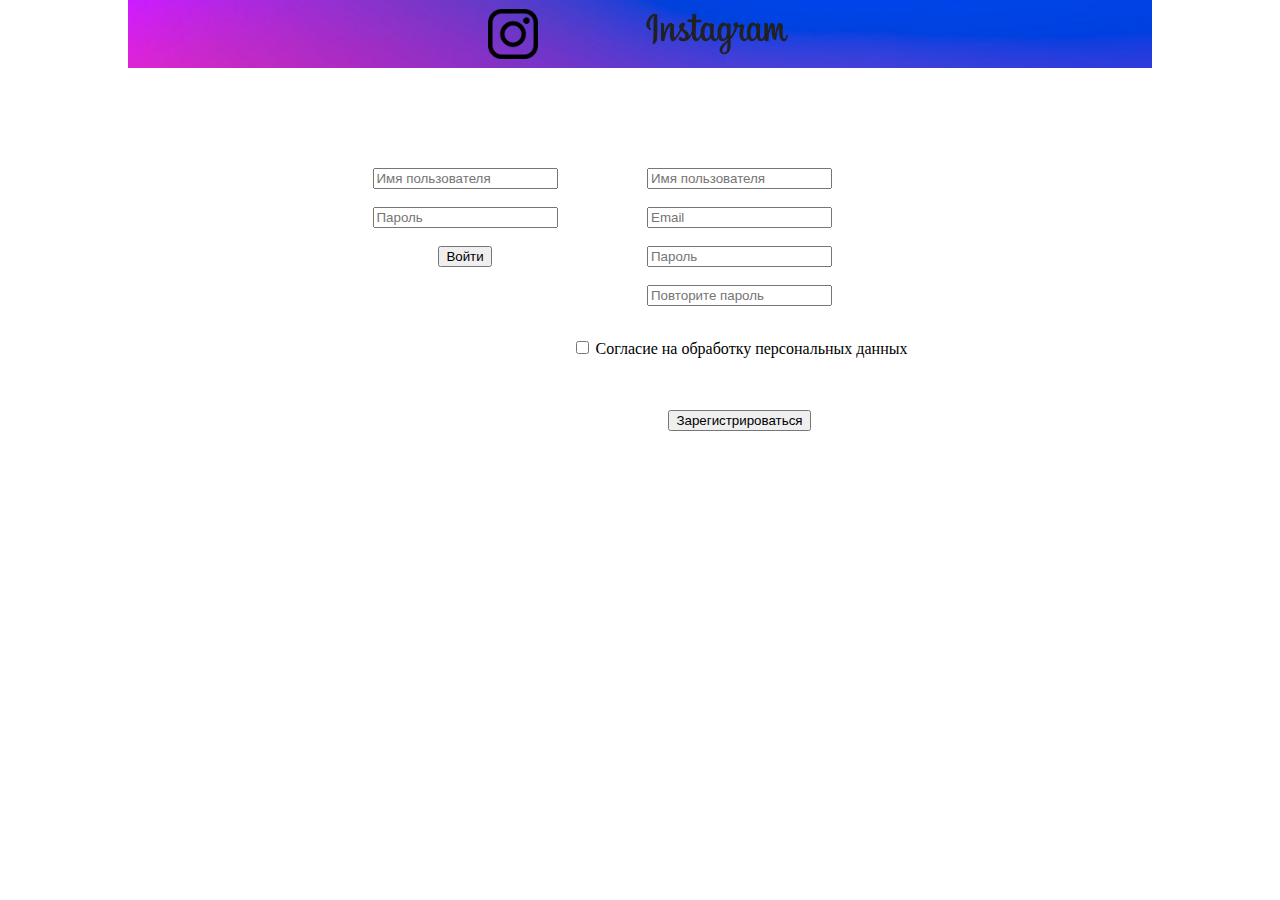
<file: 5/index.html>
<!DOCTYPE html>
<html lang="ru">
<head>
	<meta charset="UTF-8">
	<title>Instagram</title>
	<style>
		body{
			margin: 0;
			width: 80%;
		}
		body{
			margin-left: 10%;

		}
		.grad{
			background-image: url(img/gradient.jpg);
			background-size: cover;
			padding: 5px 0 5px 0;
		}
	</style>
</head>
<body>
	<header style="text-align: center;">
		<div class="grad">
			<a href="index.html"><img src="img/logo.png" alt="" width="50px"></a>
			<a href="index.html"><img src="img/logo_name.png" alt="" width="150px" style="margin-left: 100px;"></a>
		</div>
	</header>
	<div style="text-align: center;">
		<div class="enter" style="text-align: center; margin-top: 100px; display: inline-block;  vertical-align: top; margin-right: 5px;">
			<form action="feed.html">
				<input type="text" name="login" placeholder="Имя пользователя" required>
				<br>
				<br>
				<input type="text" name="password" placeholder="Пароль" required>
				<br>
				<br>
				<button>Войти</button>
			</form>
		</div>
		<div class="registration" style="text-align: center; margin-top: 100px; display: inline-block;margin-left: 5px;">
			<form action="feed.html">
				<input type="text" name="login" placeholder="Имя пользователя" required>
				<br>
				<br>
				<input type="text" name="email" placeholder="Email" required>
				<br>
				<br>
				<input type="text" name="password" placeholder="Пароль" required>
				<br>
				<br>
				<input type="text" name="password_check" placeholder="Повторите пароль" required>
				<br>
				<br>
				<div>
					<input type="checkbox" required>
					<p style="display: inline-block;">Согласие на обработку персональных данных</p>
				</div>
				<br>
				<br>
				<Button>Зарегистрироваться</Button>
			</form>
		</div>
	</div>
</body>
</html>
</file>
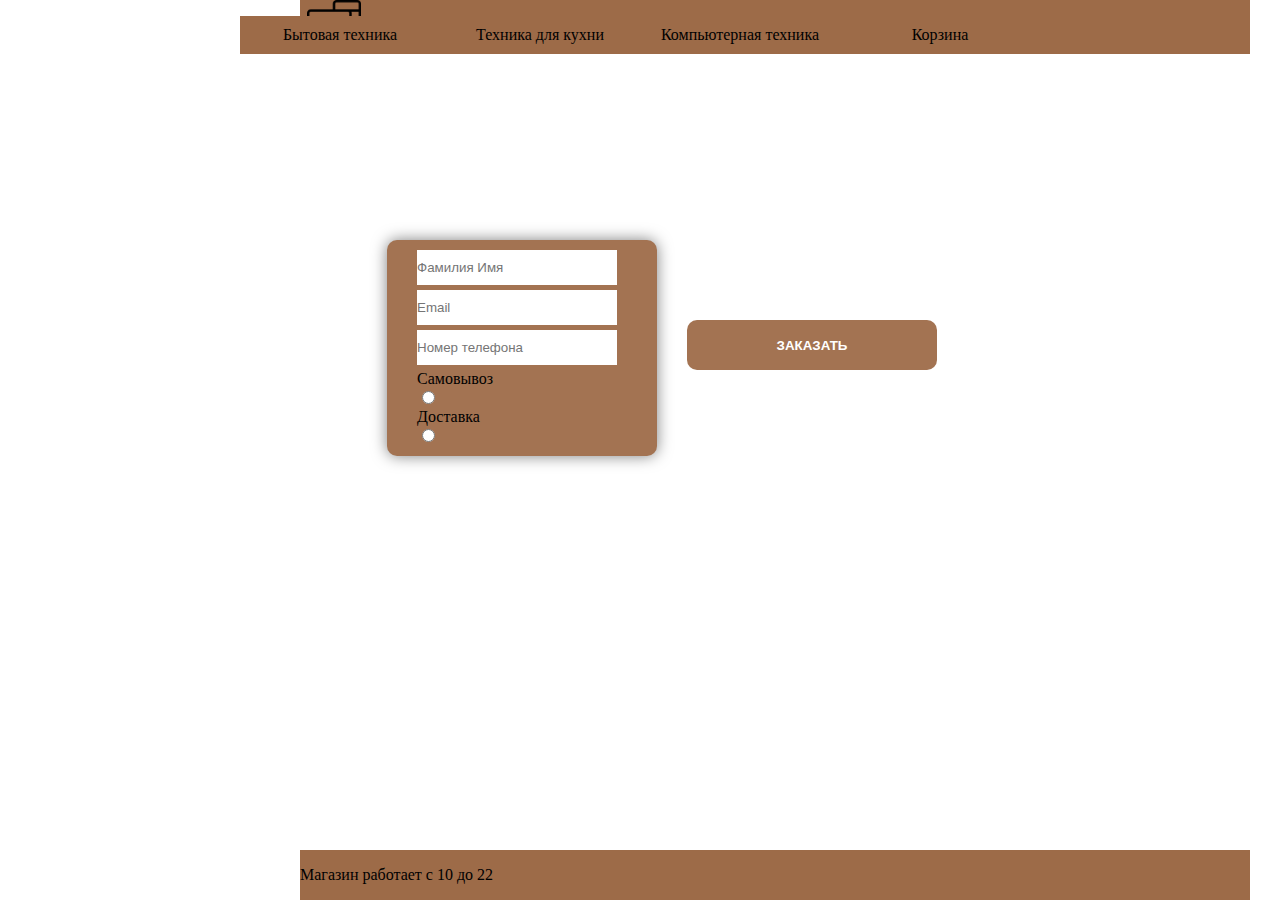
<file: 8/index.html>
<!DOCTYPE html>
<html lang="ru">
<head>
	<meta charset="UTF-8">
	<link rel="stylesheet" href="css/style.css">
	<title>Store</title>
</head>
<body>
	<header>
		<a href="#"><img src="img/icon.png" alt=""></a>
	</header>

	<div class="menu">
		<ul class="menu-list">
			<li>
				<a href="" class="menu-link">Бытовая техника</a>
				<ul class="sub-menu-list">
					<li>
						<a href="" class="sub-menu-link">Стиральные машины</a>
					</li>
					<li>
						<a href="" class="sub-menu-link">Пылесосы</a>
					</li>
					<li>
						<a href="" class="sub-menu-link">Швейные машины</a>
					</li>
					<li>
						<a href="" class="sub-menu-link">Утюги</a>
					</li>
					<li>
						<a href="" class="sub-menu-link">Электровеники</a>
					</li>
					<li>
						<a href="" class="sub-menu-link">Сушилки для обуви</a>
					</li>
				</ul>
			</li>
			<li>
				<a href="" class="menu-link">Техника для кухни</a>
				<ul class="sub-menu-list">
					<li>
						<a href="" class="sub-menu-link">Холодильники</a>
					</li>
					<li>
						<a href="" class="sub-menu-link">Кухонные плиты</a>
					</li>
					<li>
						<a href="" class="sub-menu-link">Морозильники</a>
					</li>
					<li>
						<a href="" class="sub-menu-link">Настольные плиты</a>
					</li>
					<li>
						<a href="" class="sub-menu-link">Ростеры</a>
					</li>
					<li>
						<a href="" class="sub-menu-link">Вытяжки</a>
					</li>
					<li>
						<a href="" class="sub-menu-link">Микроволновые печи</a>
					</li>
				</ul>
			</li>
			<li>
				<a href="" class="menu-link">Компьютерная техника</a>
				<ul class="sub-menu-list">
					<li>
						<a href="" class="sub-menu-link">Ноутбуки</a>
					</li>
					<li>
						<a href="" class="sub-menu-link">Планшеты</a>
					</li>
					<li>
						<a href="" class="sub-menu-link">Компьютеры</a>
					</li>
					<li>
						<a href="" class="sub-menu-link">Игровые приставки</a>
					</li>
					<li>
						<a href="" class="sub-menu-link">Серверное оборудование</a>
					</li>
				</ul>
			</li>
			<li>
				<a href="" class="menu-link">Корзина</a>
			</li>	
		</ul>
		
	</div>

	<div class="order">
		<form action="#" class="order-form">
			<input type="text" placeholder="Фамилия Имя" class="inpt">
			<input class="inpt" type="text" placeholder="Email">
			<input class="inpt" type="text" placeholder="Номер телефона">
			<div class="delivery">
				<label for="sam">Самовывоз</label>
				<input type="radio" name="del" value="sam" id="sm" class="del-check">
				<div class="map">
					<iframe src="https://www.google.com/maps/embed?pb=!1m18!1m12!1m3!1d2347.738514792434!2d27.63438921567597!3d53.95415213671106!2m3!1f0!2f0!3f0!3m2!1i1024!2i768!4f13.1!3m3!1m2!1s0x46dbcf2d786f5697%3A0x288fcd8eaf5261e1!2z0YPQuy4g0KLQuNC60L7RhtC60L7Qs9C-IDQyLCDQnNC40L3RgdC6!5e0!3m2!1sru!2sby!4v1617727404826!5m2!1sru!2sby" width="400" height="200" style="border:0;" allowfullscreen="" loading="lazy"></iframe>
					<p>Адрес самовывоза: Тикоцкого, 42</p>
				</div>
				<label for="dost">Доставка</label>
			    <input type="radio" name="del" value="dost" class="del-check" id="dst">
				<input type="text" class="del-adr" placeholder="Адрес доставки">	
			</div>
			<button class="to-order">Заказать</button>
		</form>
		
	</div>
	<footer class="info">
		<p class="time">Магазин работает с 10 до 22</p>
		<p class="pos">Тикоцкого, 42</p>
		<a href="tel:+375292440983" class="phone">8 029 244 09 83</a>.
		<p class="skype">korol1422</p>
	</footer>
</body>
</html>
</file>
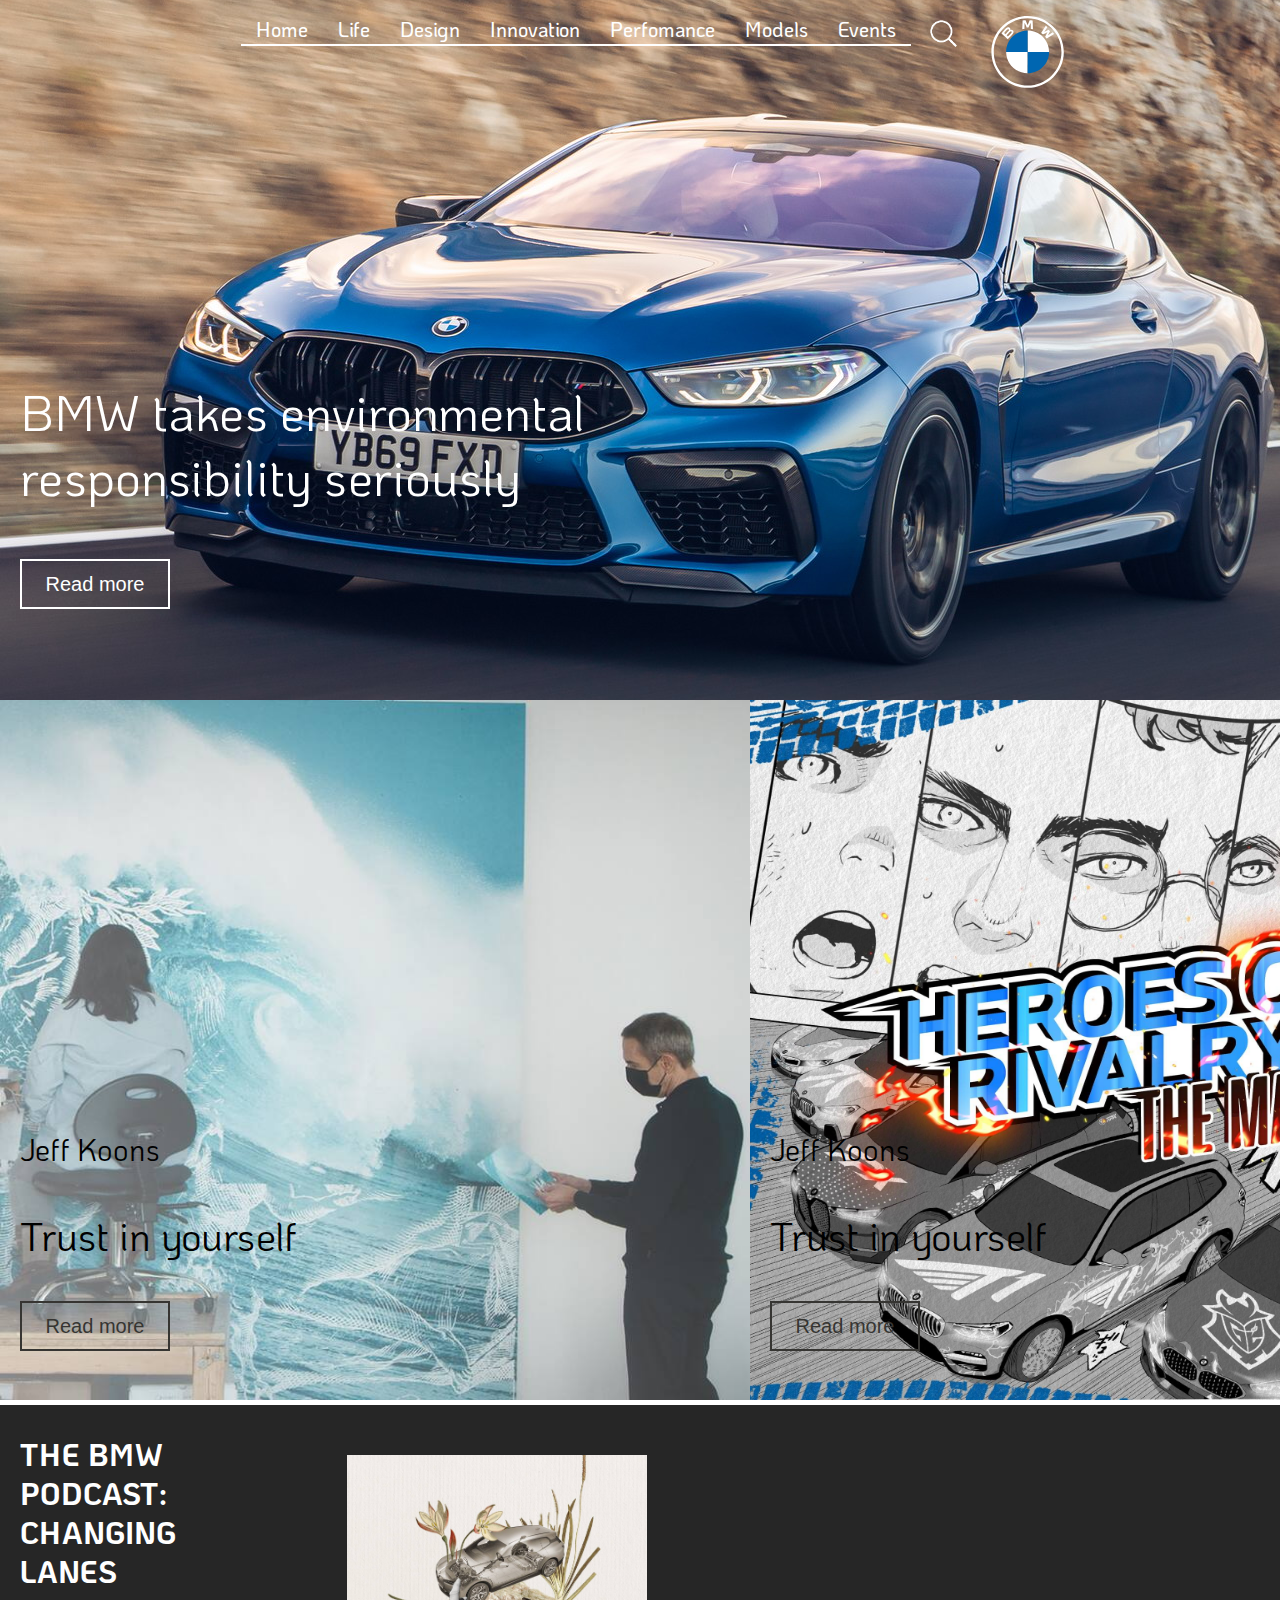
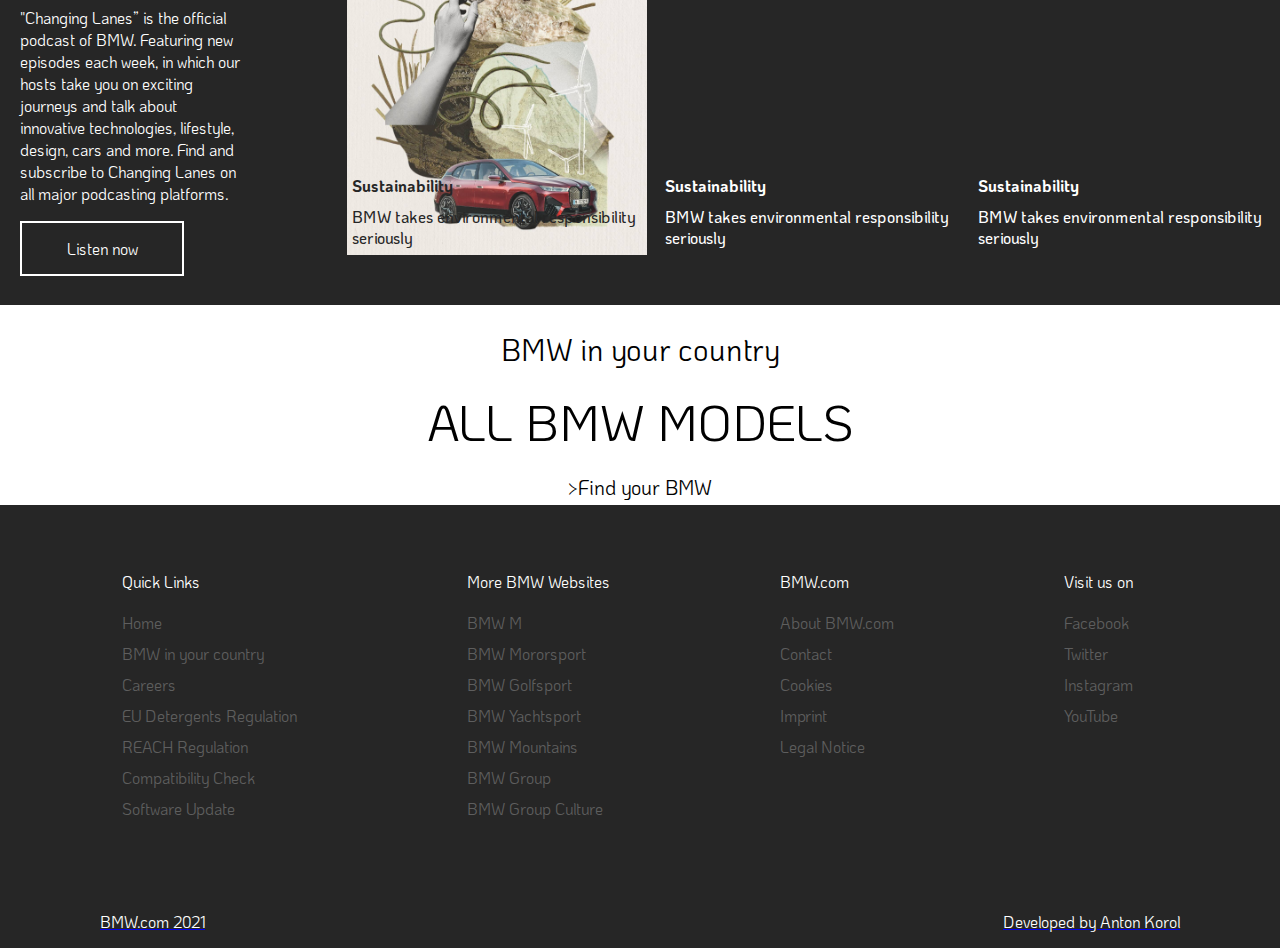
<file: Final Project/index.html>
<!DOCTYPE html>
<html lang="ru">
<head>
	<meta charset="UTF-8">
	<title>BMW.com | The international BMW Websiite</title>
	<link rel="stylesheet" href="css/style.css">
	<link rel="shortcut icon" href="img/logo.svg" type="image/png">
</head>
<body>
	<div class="container">
		<header>
			<nav>
				<ul class="menu">
					<li class="menu__list"><a href="#">Home</a><div class="line"></div></li>
					<li class="menu__list"><a href="#">Life</a><div class="line"></div></li>
					<li class="menu__list"><a href="#">Design</a><div class="line"></div></li>
					<li class="menu__list"><a href="#">Innovation</a><div class="line"></div></li>
					<li class="menu__list"><a href="#">Perfomance</a><div class="line"></div></li>
					<li class="menu__list"><a href="#">Models</a><div class="line"></div></li>
					<li class="menu__list"><a href="#">Events</a><div class="line"></div></li>
					<li class="menu__list"><a href="#"><img class="lupa" src="img/loupe.png" alt=""></a></li>
					<li class="menu__list"><a href="#"><img class="logo__nav" src="img/logo.svg" alt=""></a></li>	
				</ul>
			</nav>
			<div class="preview">
				<p>BMW takes environmental responsibility seriously</p>
				<button class="RM"><p>Read more</p></button>
			</div>
		</header>
		<div class="actual__news">
			<div class="actual__new">
				<img src="img/actualnew.jpg" alt="">
				<div class="ANP">
					<p class="name__ctt">Jeff Koons</p>
					<p class="ctt">Trust in yourself</p>
					<div class="button">
						<button class="RM" ><p>Read more</p></button>
					</div>
				</div>

			</div>
			<div class="actual__new">
				<img src="img/actualnew2.jpg" alt="">
				<div class="ANP">
					<p class="name__ctt">Jeff Koons</p>
					<p class="ctt">Trust in yourself</p>
					<div class="button">
						<button class="RM"><p>Read more</p></button>
					</div>
				</div>
				
			</div>
		</div>
		<div class="podcast">
			<div class="podcast__info">
				<h2 class="info__head">THE BMW PODCAST: CHANGING LANES</h2>
				<p class="info__text">"Changing Lanes” is the official podcast of BMW. Featuring new episodes each week, in which our hosts take you on exciting journeys and talk about innovative technologies, lifestyle, design, cars and more. Find and subscribe to Changing Lanes on all major podcasting platforms.</p>
				<a href="#" class="LN">Listen now</a>
			</div>
			<div class="highlights">
				<div class="story">
					<div class="white">
						
					</div>
					<img src="img/story1.jpg" alt="">
					<div class="story__text">
						<h4>Sustainability</h4>
						<p>BMW takes environmental responsibility seriously</p>	
					</div>
				</div>
				<div class="story">
					<video autoplay muted loop>
						<source src="https://www.bmw.com/video/is/content/BMW/bmwcom/bmw_com/category/innovation/the8aiart/art-00-teaser-high.mp4" type="video/mp4">
					</video>
					<div class="story__text">
						<h4 class="bl">Sustainability</h4>
						<p class="bl">BMW takes environmental responsibility seriously</p>	
					</div>
				</div>
				<div class="story">
					<video autoplay muted loop>
						<source src="https://www.bmw.com/video/is/content/BMW/bmwcom/bmw_com/category/performance/torque/hp-00-teaser-high.mp4" type="video/mp4">
					</video>

					<div class="story__text">
						<h4 class="bl">Sustainability</h4>
						<p class="bl">BMW takes environmental responsibility seriously</p>	
					</div>
				</div>
			</div>
		</div>
		<div class="find__bmw">
			<div class="text__find">
				<p id="one">BMW in your country</p>
				<p id="two">ALL BMW MODELS</p>
				<a href="#">
					<div class="find__url">
						<div class="pt"><p>></p></div>
						<p>Find your BMW</p>
					</div>
				</a>
			</div>
		</div>
		<footer>
			<div class="fc">
				<ul class="fm">
					<li class="fl"><a href="#">Quick Links</li>
					<li class="sl"><a href="#">Home</li>
					<li class="sl"><a href="#">BMW in your country</li>
					<li class="sl"><a href="#">Careers</li>
					<li class="sl"><a href="#">EU Detergents Regulation</li>
					<li class="sl"><a href="#">REACH Regulation</li>
					<li class="sl"><a href="#">Compatibility Check</li>
					<li class="sl"><a href="#">Software Update</li>	
				</ul>
				<ul class="fm">
					<li class="fl"><a href="#">More BMW Websites</li>
					<li class="sl"><a href="#">BMW M</li>
					<li class="sl"><a href="#">BMW Mororsport</li>
					<li class="sl"><a href="#">BMW Golfsport</li>
					<li class="sl"><a href="#">BMW Yachtsport</li>
					<li class="sl"><a href="#">BMW Mountains</li>
					<li class="sl"><a href="#">BMW Group</li>
					<li class="sl"><a href="#">BMW Group Culture</li>	
				</ul>
				<ul class="fm">
					<li class="fl"><a href="#">BMW.com</li>
					<li class="sl"><a href="#">About BMW.com</li>
					<li class="sl"><a href="#">Contact</li>
					<li class="sl"><a href="#">Cookies</li>
					<li class="sl"><a href="#">Imprint</li>
					<li class="sl"><a href="#">Legal Notice</li>
				</ul>
				<ul class="fm">
					<li class="fl"><a href="#">Visit us on</li>
					<li class="sl"><a href="#">Facebook</li>
					<li class="sl"><a href="#">Twitter</li>
					<li class="sl"><a href="#">Instagram</li>
					<li class="sl"><a href="#">YouTube</li>
				</ul>

			</div>
			<div class="by"><p class="b">BMW.com 2021</p><p class="d">Developed by Anton Korol</p></div>
		</footer>
	</div>
</body>
</html>
</file>
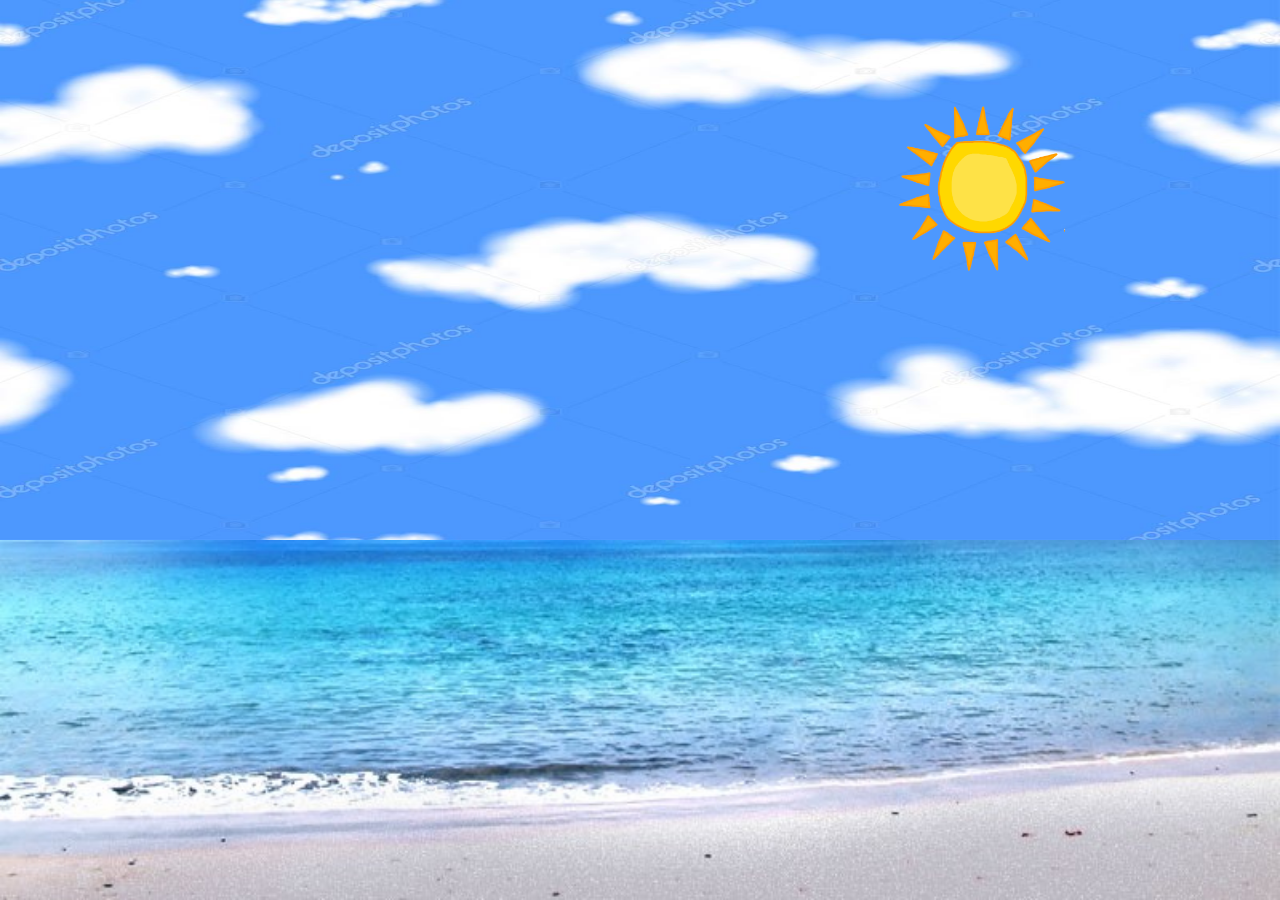
<file: 10/1/index.html>
<!DOCTYPE html>
<html lang="ru">
<head>
	<meta charset="UTF-8">
	<title>Document</title>
	<link rel="stylesheet" href="css/style.css">
</head>
<body>
	<div class="sea">
		<img src="img/sea.jpg" alt="">
	</div>
	<div class="sky">
		<img src="img/sky.jpg" alt="">
	</div>
	<div class="sun">
		<img src="img/sun.png" alt="">
	</div>
</body>
</html>
</file>
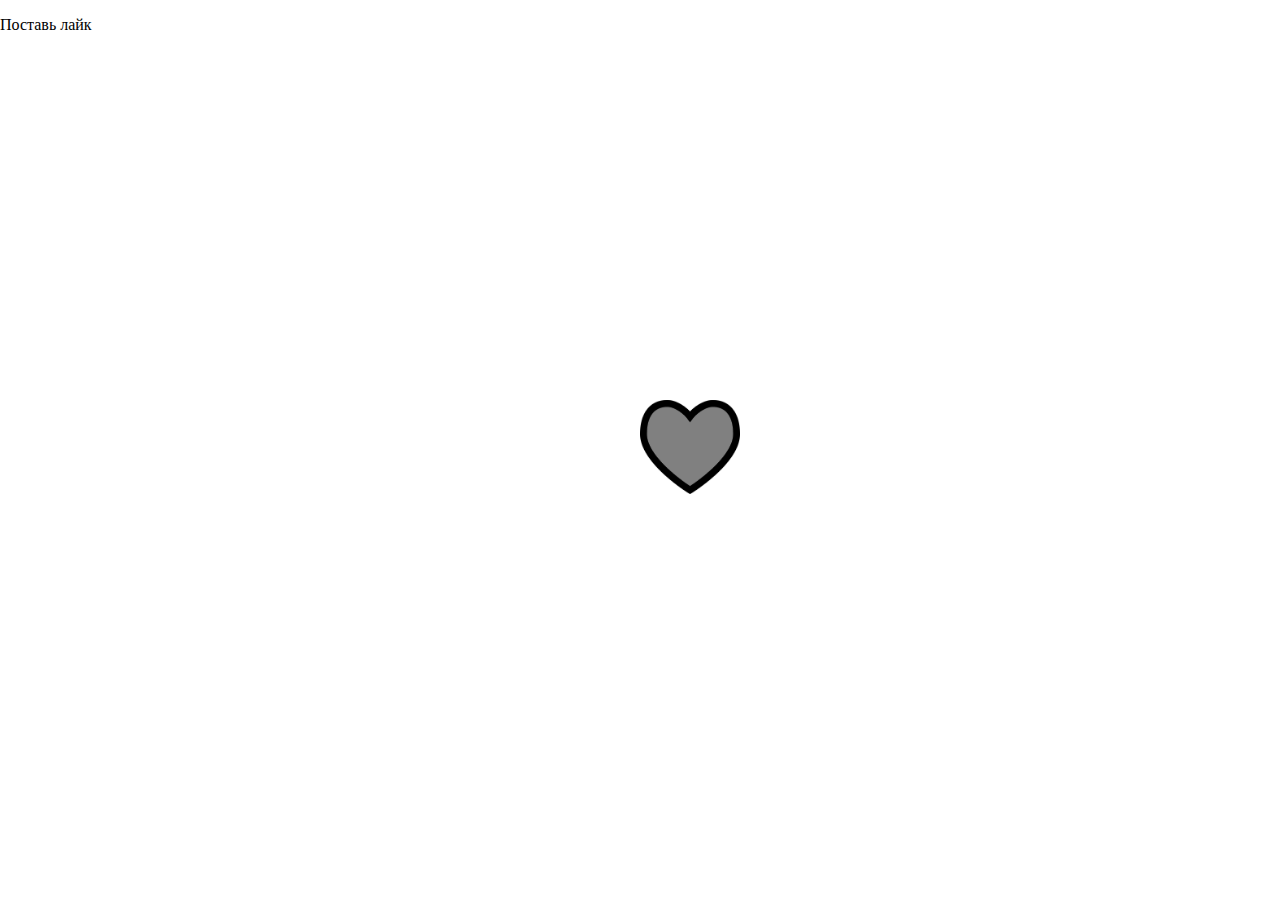
<file: 10/2/index.html>
<!DOCTYPE html>
<html lang="ru">
<head>
	<meta charset="UTF-8">
	<title>Document</title>
	<link rel="stylesheet" href="css/style.css">
</head>
<body>
	<div class="heart">
		<a href="#" tabindex="1"><img src="img/heart.png" alt=""></a>
	</div>
	<div class="give">
		<p>Поставь лайк</p>
	</div>
</body>
</html>
</file>
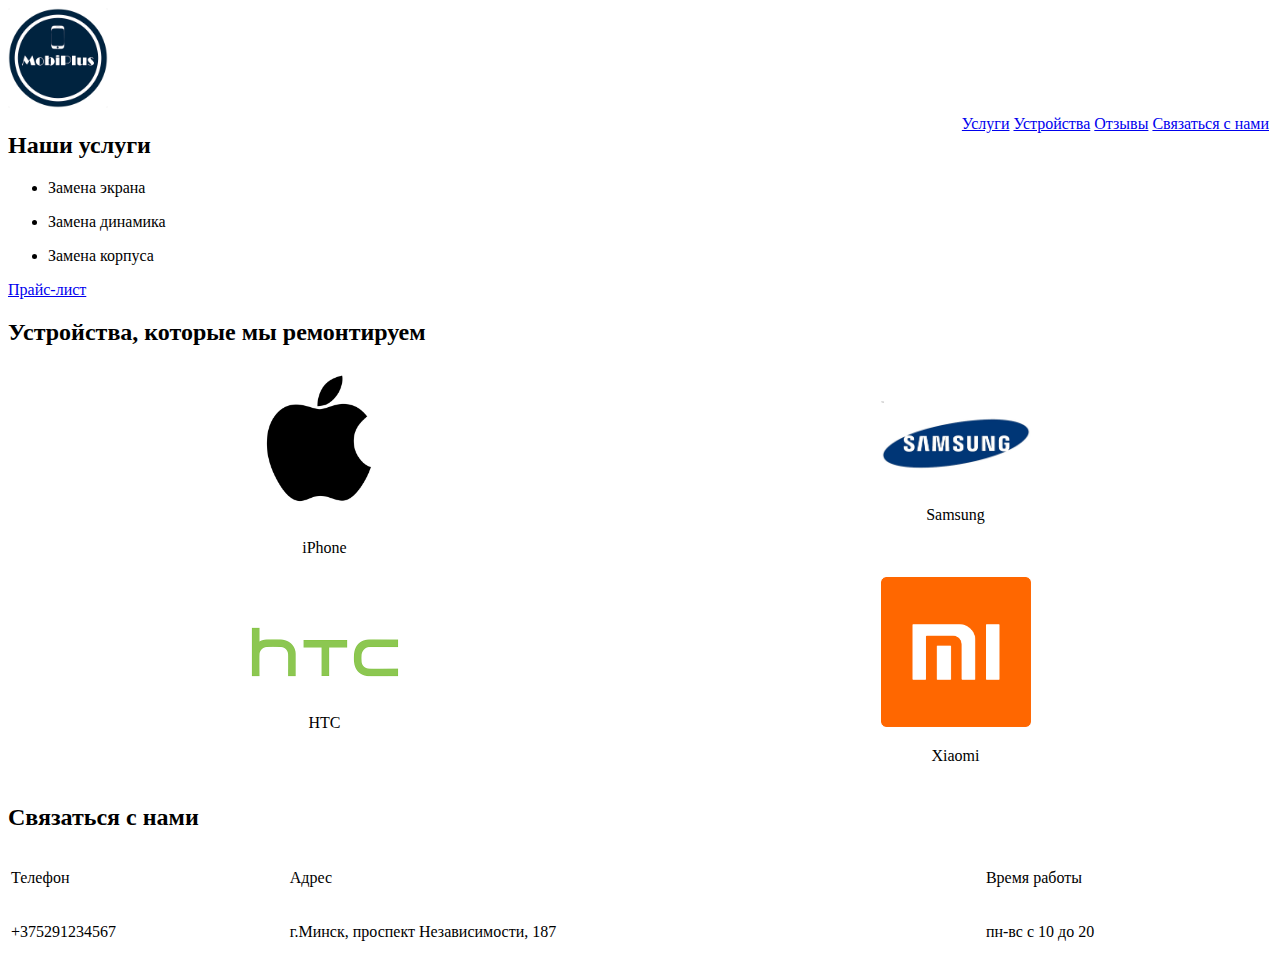
<file: 2/service/index.html>
<!DOCTYPE html>
<html lang="ru">
<head>
	<meta charset="UTF-8">
	<title>MobiPlus</title>
	<link rel="shortcut icon" href="img/name.jpg">
</head>
<body>
	<header>
		<div>
			<a href="index.html"><img src="img/name.jpg" alt="Название бренда" width="100px"></a>
		</div>

		<nav>
			<table align="right">
				<tr>
					<td>
						<a href="#service">Услуги</a>
					</td>
					<td>
						<a href="#devices">Устройства</a>
					</td>
					<td>
						<a href="comments.html">Отзывы</a>
					</td>
					<td>
						<a href="#contacts">Связаться с нами</a>
					</td>
				</tr>
			</table>
		</nav>
	</header>
	

	<div>
		<p><a name="service"></a></p>
		<h2>Наши услуги</h2>
		<ul>
			<li>
				<p>Замена экрана</p>
			</li>
			<li>
				<p>Замена динамика</p>
			</li>
			<li>
				<p>Замена корпуса</p>
			</li>
		</ul>
		<a href="text/table.xlsx">Прайс-лист</a>
	</div>

	<div>
		<p><a name="devices"></a></p>
		<h2>Устройства, которые мы ремонтируем</h2>
		<table width="100%">
			<tr>
				<td>
					<div align="center">
						<img src="img/ipjone.jpg" width="150px">
						<p>iPhone</p>
					</div>
				</td>
				<td>
					<div align="center">
						<img src="img/samsung.jpg" width="150px">
						<p>Samsung</p>
					</div>
				</td>
			</tr>
			<tr>
				<td>
					<div align="center">
						<img src="img/htc.png" width="150px">
						<p>HTC</p>
					</div>
				</td>
				<td>
					<div align="center">
						<img src="img/xiaomi.png" width="150px">
						<p>Xiaomi</p>
					</div>
				</td>
			</tr>
		</table>
	</div>

	<footer>
		<p><a name="contacts"></a></p>
		<h2>Связаться с нами</h2>
		<table align="center" width="100%">
			<tr>
				<td>
					<p>Телефон</p>
				</td>
				<td>
					<p>Адрес</p>
				</td>
				<td>
					<p>Время работы</p>
				</td>
			</tr>
			<tr>
				<td>
					<p>+375291234567</p>
				</td>
				<td>
					<p>г.Минск, проспект Независимости, 187</p>
				</td>
				<td>
					<p>пн-вс с 10 до 20</p>
				</td>
			</tr>
		</table>
	</footer>

</body>
</html>
</file>
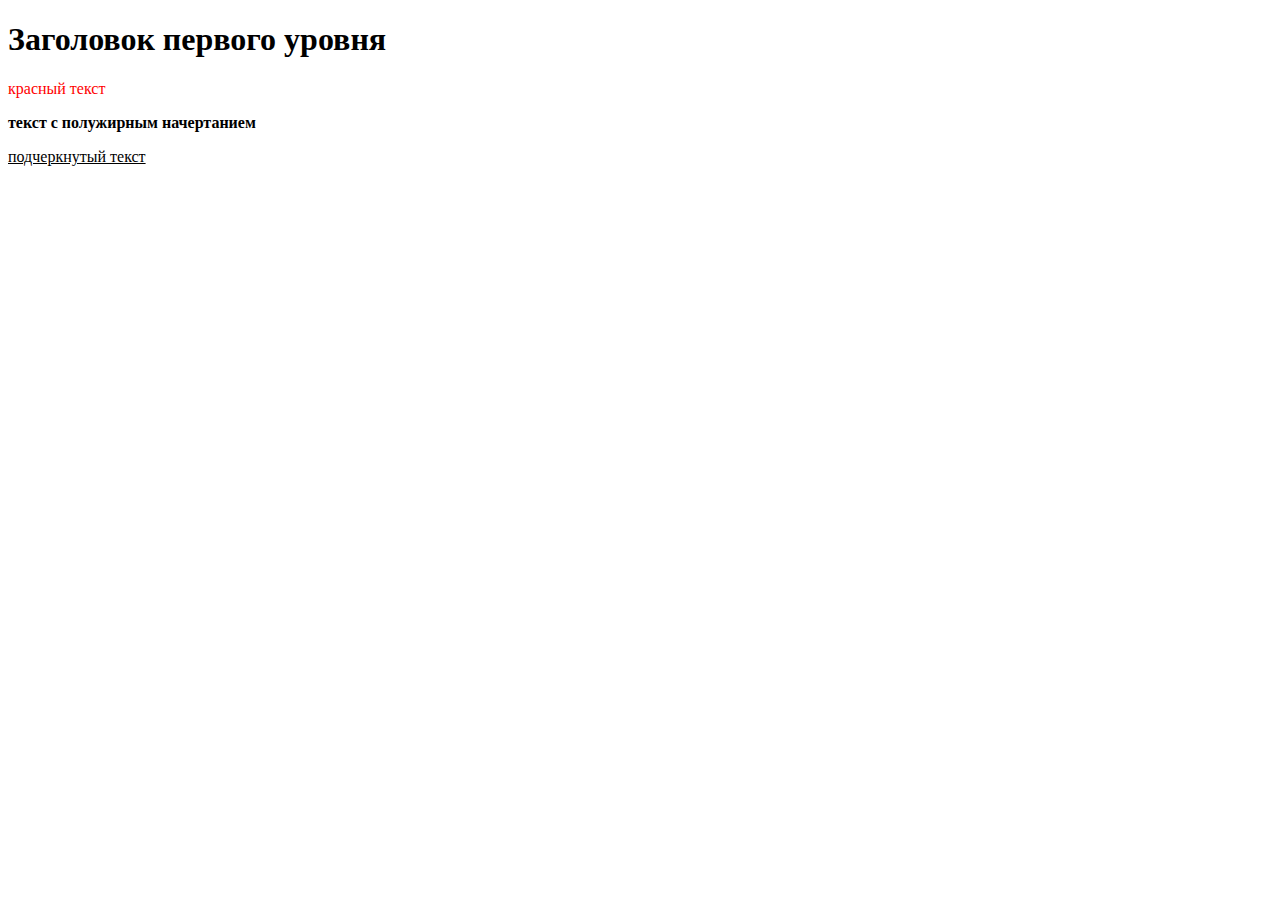
<file: 1/1.html>
<!DOCTYPE html>
<html>
  <body>
    <div>
      <h1>
        Заголовок первого уровня
      </h1>
      <div>
        <p>
          <span style="color:red">красный текст</span>
        </p>
        <p>
          <b>текст с полужирным начертанием</b>
        </p>
        <p>
          <u>подчеркнутый текст</u>
        </p>
      </div>
    </div>
  </body>
</html>
</file>
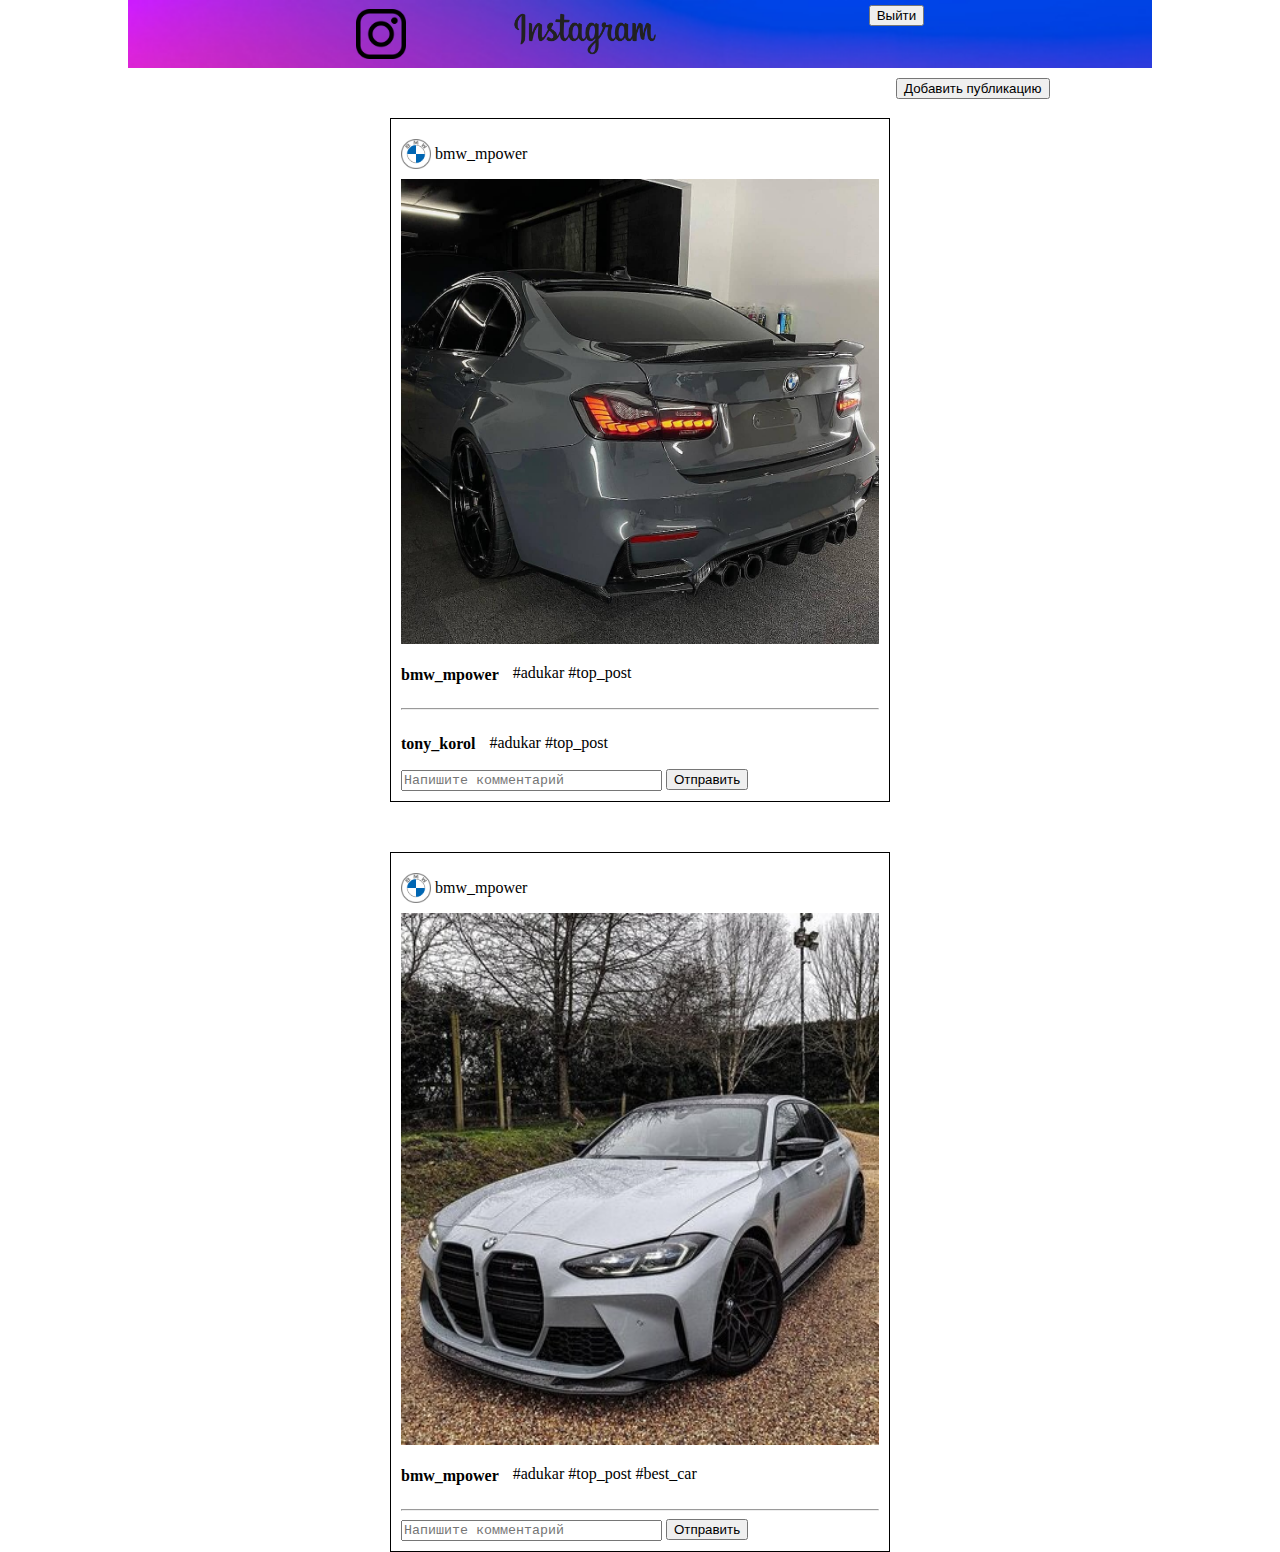
<file: 5/feed.html>
<!DOCTYPE html>
<html lang="ru">
<head>
	<meta charset="UTF-8">
	<title>Instagram Feed</title>
	<style>
		body{
			margin: 0;
			width: 80%;
		}
		body{
			margin-left: 10%;

		}
		.grad{
			background-image: url(img/gradient.jpg);
			background-size: cover;
			padding: 5px 0 5px 0;
		}
		.feed{
			position: absolute;
			text-align: center;
			width: 500px;
			height: 100%;
			display: inline-block;
			left: 50%;
			margin-left: -250px;
			padding-top: 50px;
		}
		.post{
			border: 1px solid #000;
			padding: 10px;
			margin-bottom: 50px;
		}
		.profile{
			text-align: left;
		}
		.description{
			text-align: left;
		}
		.comments{
			text-align: left;
		}
		.add-comment{
			text-align: left;
		}
	</style>
</head>
<body>
	<header style="text-align: center;">
		<div class="grad">
			<a href="index.html"><img src="img/logo.png" alt="" width="50px"></a>
			<a href="index.html"><img src="img/logo_name.png" alt="" width="150px" style="margin-left: 100px;"></a>
			<form action="index.html" style=" display: inline-block; vertical-align: top; padding-left: 20%;">
				<button>Выйти</button>
			</form>
		</div>

	</header>
	<div style="position: absolute; margin-top: 10px; margin-left: 60%;">
		<form action="photo-add.html">
			<button>Добавить публикацию</button>
		</form>
	</div>
	<div class="feed">
		<div class="post">
			<div class="profile">
				<img src="img/1logo.png" alt="" width="30px" style="display: inline-block; vertical-align: middle;">
				<p style="display: inline-block; vertical-align: middle;">bmw_mpower</p>
			</div>
			<div class="photo">
				<img src="img/1.jfif" alt="" width="100%">
			</div>
			<div class="description">
				<p style="display: inline-block; vertical-align: middle; text"><strong>bmw_mpower</strong></p>
				<p style="display: inline-block; margin-left: 10px;">#adukar #top_post</p>
				<hr>
			</div>
			<div class="comments">
				<p style="display: inline-block; vertical-align: middle; text"><strong>tony_korol</strong></p>
				<p style="display: inline-block; margin-left: 10px;">#adukar #top_post</p>
			</div>
			<div class="add-comment">
				<form action="#" >
					<textarea name="comment" id="" cols="30" rows="1" placeholder="Напишите комментарий" style="resize: none; vertical-align: middle;"></textarea>
					<button>Отправить</button>
				</form>
			</div>
		</div>
		<div class="post">
			<div class="profile">
				<img src="img/1logo.png" alt="" width="30px" style="display: inline-block; vertical-align: middle;">
				<p style="display: inline-block; vertical-align: middle;">bmw_mpower</p>
			</div>
			<div class="photo">
				<img src="img/s375.jfif" alt="" width="100%">
			</div>
			<div class="description">
				<p style="display: inline-block; vertical-align: middle; text"><strong>bmw_mpower</strong></p>
				<p style="display: inline-block; margin-left: 10px;">#adukar #top_post #best_car</p>
				<hr>
			</div>
			<div class="comments">
				
			</div>
			<div class="add-comment">
				<form action="#" >
					<textarea name="comment" id="" cols="30" rows="1" placeholder="Напишите комментарий" style="resize: none; vertical-align: middle;"></textarea>
					<button>Отправить</button>
				</form>
			</div>
		</div>
	</div>
	
</body>
</html>
</file>
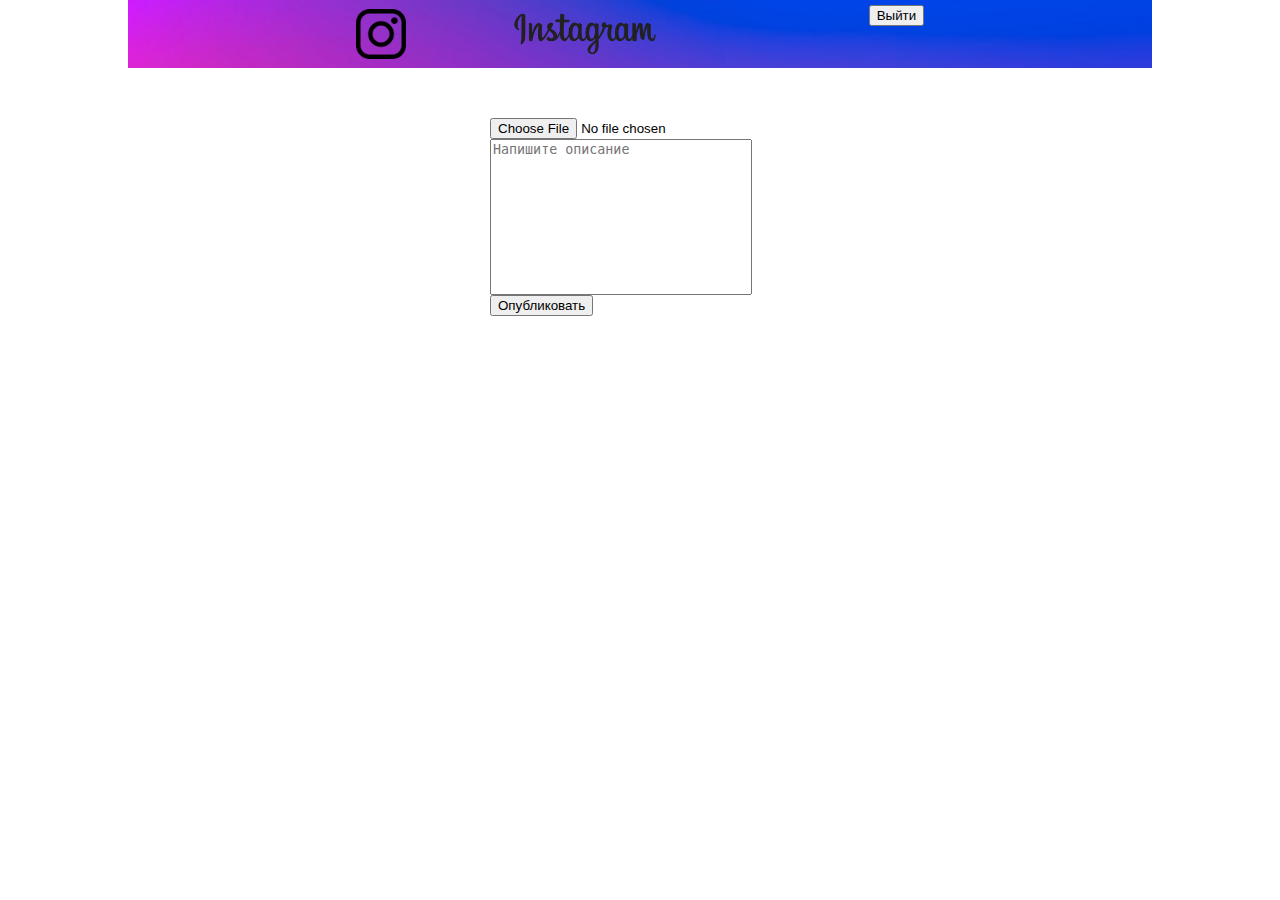
<file: 5/photo-add.html>
<!DOCTYPE html>
<html lang="ru">
<head>
	<meta charset="UTF-8">
	<title>Instagram Feed</title>
	<style>
		body{
			margin: 0;
			width: 80%;
		}
		body{
			margin-left: 10%;

		}
		.grad{
			background-image: url(img/gradient.jpg);
			background-size: cover;
			padding: 5px 0 5px 0;
		}
		.feed{
			position: absolute;
			text-align: center;
			width: 500px;
			height: 100%;
			display: inline-block;
			left: 50%;
			margin-left: -250px;
			padding-top: 50px;
		}
		.post{
			border: 1px solid #000;
			padding: 10px;
		}
		.profile{
			text-align: left;
		}
		.description{
			text-align: left;
		}
		.comments{
			text-align: left;
		}
		.add-comment{
			text-align: left;
		}
	</style>
</head>
<body>
	<header style="text-align: center;">
		<div class="grad">
			<a href="index.html"><img src="img/logo.png" alt="" width="50px"></a>
			<a href="index.html"><img src="img/logo_name.png" alt="" width="150px" style="margin-left: 100px;"></a>
			<form action="index.html" style=" display: inline-block; vertical-align: top; padding-left: 20%;">
				<button>Выйти</button>
			</form>
		</div>

	</header>
	<div style="position: absolute; width: 300px; left: 50%; margin-left: -150px; margin-top: 50px;">
		<form action="feed.html">
			<input type="file" accept=".jpg, .jpeg, .png" required>
			<textarea name="text-post" id="" cols="30" rows="10" placeholder="Напишите описание" style="resize: none; vertical-align: middle;"></textarea>
			<button>Опубликовать</button>
		</form>
	</div>
	
</body>
</html>
</file>
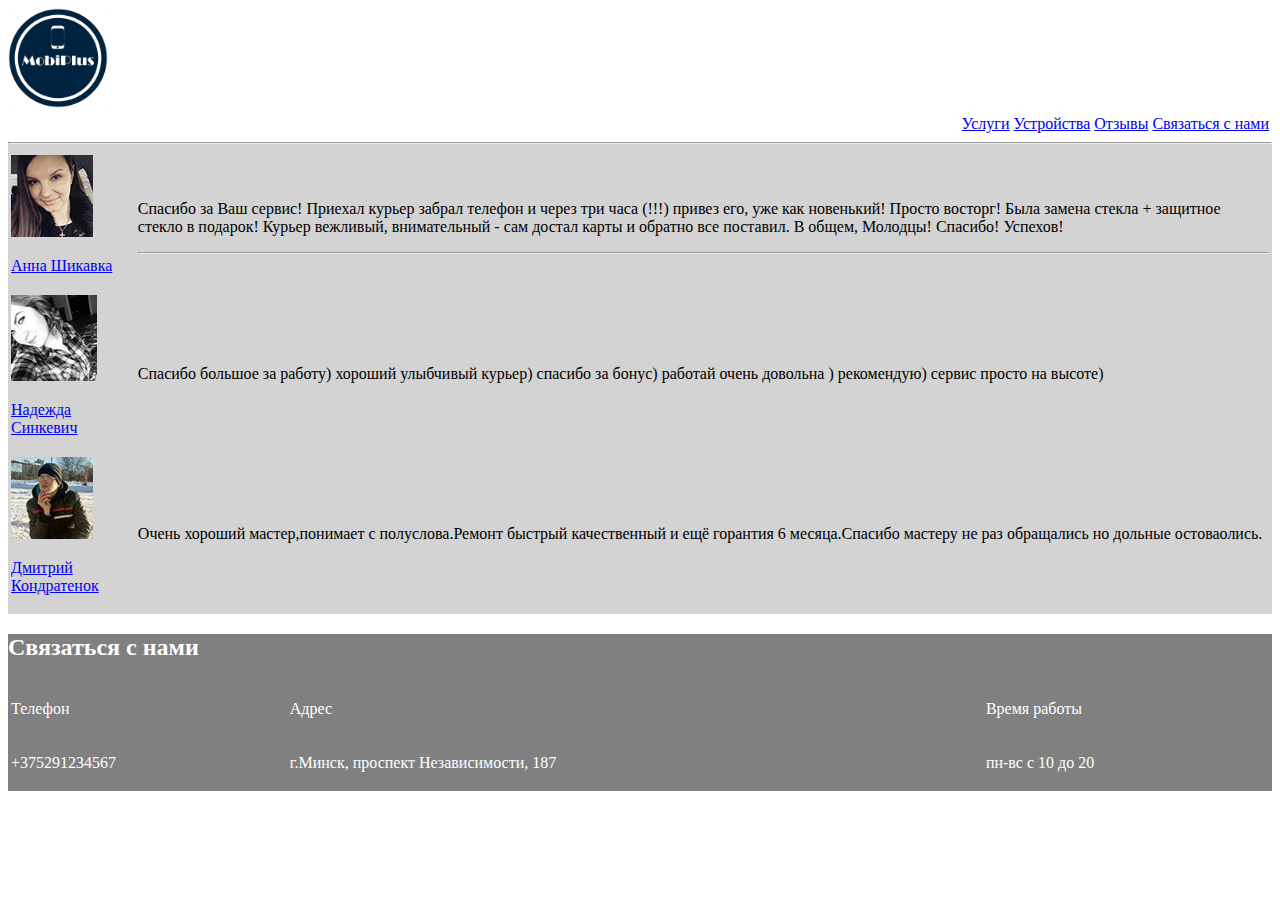
<file: 2/service/comments.html>
<!DOCTYPE html>
<html lang="ru">
<head>
	<meta charset="UTF-8">
	<title>MPComments</title>
	<link rel="shortcut icon" href="img/name.jpg">
</head>
<body>
	<header>
		<div">
			<a href="index.html"><img src="img/name.jpg" alt="Название бренда" width="100px"></a>
		</div>

		<nav>
			<table align="right">
				<tr>
					<td>
						<a href="index.html#service">Услуги</a>
					</td>
					<td>
						<a href="index.html#devices">Устройства</a>
					</td>
					<td>
						<a href="comments.html">Отзывы</a>
					</td>
					<td>
						<a href="index.html#contacts">Связаться с нами</a>
					</td>
				</tr>
			</table>
		</nav>
	</header>
	
	<div style="background-color: #D3D3D3; margin-top: 30px;">
		<table>
			<tr>
				<hr>
				<td>
					
					<div>
						<img src="img/comm1.jpg">
						<a href="https://vk.com/id10565687"><p>Анна Шикавка</p></a>
					</div>
				</td>
				<td>
					<p>Спасибо за Ваш сервис! Приехал курьер забрал телефон и через три часа (!!!) привез его, уже как новенький! Просто восторг! Была замена стекла + защитное стекло в подарок! Курьер вежливый, внимательный - сам достал карты и обратно все поставил. В общем, Молодцы! Спасибо! Успехов!</p>
					<hr>
				</td>
					
			</tr>
			
			<tr>
				<td>
					<div>
						<img src="img/comm2.jpg">
						<a href="https://vk.com/id294229926"><p>Надежда Синкевич</p></a>
					</div>
					
				</td>
				<td>
					<p>Спасибо большое за работу) хороший улыбчивый курьер) спасибо за бонус) работай очень довольна ) рекомендую) сервис просто на высоте)</p>
				</td>
			</tr>

			<tr>
				<td>
					<div>
						<img src="img/comm3.jpg">
						<a href="https://vk.com/id188165866"><p>Дмитрий Кондратенок</p></a>
					</div>
					
				</td>
				<td>
					<p>Очень хороший мастер,понимает с полуслова.Ремонт быстрый качественный и ещё горантия 6 месяца.Спасибо мастеру не раз обращались но дольные остоваолись.</p>
				</td>
			</tr>
		</table>
	</div>

	<footer style="background-color: #808080; color: white">
		<p><a name="contacts"></a></p>
		<h2>Связаться с нами</h2>
		<table align="center" width="100%">
			<tr>
				<td>
					<p>Телефон</p>
				</td>
				<td>
					<p>Адрес</p>
				</td>
				<td>
					<p>Время работы</p>
				</td>
			</tr>
			<tr>
				<td>
					<p>+375291234567</p>
				</td>
				<td>
					<p>г.Минск, проспект Независимости, 187</p>
				</td>
				<td>
					<p>пн-вс с 10 до 20</p>
				</td>
			</tr>
		</table>
	</footer>
</body>
</html>
</file>
<file: 8/css/style.css>
html{
	margin: 0;
	padding: 0;
	top: 0;
	height: 100%;

}

body{
	width: 500px;
	margin-left: 300px;
	text-align: center;
	font-family: Merriweat;
}

ul{
	padding: 0;
}

li{
	list-style: none;
	width: 100%;
}
	
a{
	text-decoration: none;
}

label{
	display: block;
}

header{
	position: absolute;
	top: 0;
	margin: 0;
	padding: 0;
	background-color: #9D6B48;
	width: 950px;
	height: 54px;
}

header img{
	position: absolute;
	left: 0;
	width: 54px;
	margin-left: 7px;
}



#dst:checked ~ .del-adr{
	display: block;
}

.menu{
	width: 800px;
	position: absolute;
	top: 0px;
	left: 50%;
	margin-left: -400px;
	text-align: center;
}

.menu-list{
	display: flex;
	background-color: #9D6B48;
}

.menu-list li{

	padding: 10px 0 10px 0;
	width: 200px;
}

.menu-list li:hover .sub-menu-list{
	display: block;

}

.menu-list li:hover{
	background-color: #855a3c;
}

.menu-list a{
	width: 200px;
	padding: 10px 0;
	text-decoration: none;
	color: #000;
}

.menu-link{
	padding: 10px 0px;
}

.sub-menu-list{
	position: absolute;
	text-align: center;
	top: 54.7px;
	padding-bottom: 10px;
	background-color: #9D6B48;
	display: none;

}

.sub-menu-list li{
	padding: 0 0 5px 0;
}

.sub-menu-link{
	text-align: center;
}




.order{
	position: absolute;
	left: 40%;
	top: 240px;
	width: 250px;
	margin-left: -125px;
	padding: 10px;
	background-color: #a37352;
	box-shadow: 0 0 15px rgba(0,0,0,0.5); /* Параметры тени */
	border-radius: 10px;
}

.order-form{
	width: 200px;
	margin-left: 20px;
}

.to-order{
	position: absolute;
	width: 250px;
	height: 50px;
	left: 300px;
	top: 80px;
	border-radius: 10px;
	border-color: rgba(0,0,0,0.0);
	background-color: #a37352;
	color: white;
	text-transform: uppercase;
	font-weight: bold;


}	

.to-order:hover{
	box-shadow: 0 0 15px rgba(0,0,0,0.5); /* Параметры тени */
}


.inpt{
	display: block;
	width: 200px;
	padding: 10px 0 10px 0;
	border: none;
	margin-bottom: 5px;
}

.delivery{
	text-align: left;
}

.del-adr{
	display: none;
	width: 200px;
	padding: 10px 0 10px 0;
}

#sm:checked ~ .map{
	display: block;
}

.map{
	display: none;
	top: 240px;
	left: 0;
	border: 1px solid black;
	position: absolute;
	margin-left: 80px;
}

.map p{
	margin: 0;
	text-align: left;
}

.info{
	position: fixed;
	bottom: 0;
	background-color: #9D6B48;
	width: 950px;
	height: 50px;
	text-align: left;
}

.phone{
	display: block;
}
</file>
<file: Final Project/css/style.css>
@import url('https://fonts.googleapis.com/css2?family=KoHo:ital,wght@0,300;0,400;0,500;0,600;0,700;1,600&display=swap');


html, body{
	font-family: KoHo, sans-serif;
	font-weight: 400;
	margin: 0;
}



.container{
	display: flex;
	flex-direction: column;
	height: 100%;
}

header{
	display: flex;
	flex-direction: column;
	width: 100%;
	height: 700px;
	background-image: url(../img/The-new-BMW-M8-Competition-Models-UK-47.jpg);
	background-position: center;
	background-color: rgba(0,0,0,.1);
}


nav{
	position: relative;
	display: flex;
	justify-content: center;

}

.lupa{
	width: 35px;
}

.menu{
	display: flex;
	justify-content: center;
}

.menu a{
	text-decoration: none;
	color: #fff;
	font-size: 20px;
	font-weight: 500;
	padding: 10px 15px;
	transition: 0.2s;
}

.menu a:hover{
	text-decoration: none;
	color: #fff;
	font-size: 18px;
	padding: 10px 15px;
	color: #0a38ad;
}

.menu__list{
	list-style-type: none;
}

.line{
	width: 100%;
	height: 2px;
	margin-top: 2px;
	background-color: #fff;
	transition: 0.5s;
}

.menu a:hover~.line{
	background-color: #0a38ad;
}


.preview{
	display: flex;
	flex-direction: column;
	justify-content: flex-end;
	width: 600px;
	height: 500px;
	font-size: 50px;
	color: white;
	margin-left: 20px;
}

.preview button{
	display: flex;
	justify-content: center;
	align-items: center;
	height: 50px;
	width: 150px;
	border:2px solid white;
	background-color: rgba(0,0,0,0);
	font-size: 20px;
	text-align: center;
	color: white;
	line-height: 50px;
}

.preview button:hover{
	display: flex;
	justify-content: center;
	align-items: center;
	height: 50px;
	width: 150px;
	border:2px solid white;
	background-color: rgba(255,255,255,1);
	font-size: 20px;
	text-align: center;
	color: rgba(0,0,0,0.6);
	line-height: 50px;
}

.actual__news{
	display: flex;
	flex-direction: row;
	justify-content: space-around;
	margin: 0;
	padding: 0;
	width: 100%;
	height: 700px;
	background-color: white;
}

.actual__new {
	display: flex;
}

.actual__new img:hover{
	opacity: 0.2;
}

.actual__new img{
	transition: 1s;
	width: 750px;
	height: 100%;
	
}

.ANP{
	position: absolute;
	margin-top: 400px;
	padding-left: 20px;
	width: 300px;
	height: 100px;
}

.ctt{
	font-size: 40px;
}

.name__ctt{
	font-size: 30px;

}

.RM{
	display: flex;
	justify-content: center;
	align-items: center;
	height: 50px;
	width: 150px;
	border:2px solid #363532;
	background-color: rgba(0,0,0,0);
	font-size: 20px;
	text-align: center;
	color: #363532;
	line-height: 50px;
	transition: 0.5s;

}


.RM:hover{
	display: flex;
	justify-content: center;
	align-items: center;
	height: 50px;
	width: 150px;
	border:2px solid white;
	background-color: rgba(255,255,255,1);
	font-size: 20px;
	text-align: center;
	color: rgba(0,0,0,0.8);
	line-height: 50px;
}

.podcast{
	display: flex;
	flex-direction: row;
	justify-content: center;
	margin-top: 5px;
	width: 100%;
	height: 500px;
	background-color: #262626;
	color: white;
}

.podcast__info{
	display: flex;
	flex-direction: column;
	text-align: left;
	justify-content: center;
	margin: 0 100px 0 20px;
	width: 300px;
	height: 500px;
}

.info__head{
	margin: 0;
	padding: 0;
	font-size: 30px;
	width: 200px;
}

.info__text{
	margin: 20 0;
	line-height: 22px;
}

.LN{
	text-align: center;
	border:2px solid white;
	padding:15px 5px;
	text-decoration: none;
	color: white;
	width: 150px;
	transition: 0.5s;
}

.LN:hover{
	text-decoration: none;
	color: #262626;
	background-color: #fff;
}


.highlights{
	display: flex;
	align-items: center;
	justify-content: space-around;
	width: 100%;

}

.white{
	position: absolute;
	width: 300px;
	height: 400px;
	background-color: #fff;
	opacity: 0;
	transition: 1s;
}

.story{
	display: flex;
	height: 400px;
	width: 300px;


}

.story__text{
	display: flex;
	flex-direction: column;
	justify-content: end;
	width: 290px;
	position: absolute;
	color:black;
	margin-top: 320px;
	margin-left: 5px;
}

.story__text h4{
	margin: 0 0 10px 0;
	color: #262626;
	padding: 0;
}

.story__text p{
	margin: 0;
	padding: 0;
	font-weight: 500;

	color: #262626;
}

.story__text .bl{
	color: #fff;
}


.story video{
	transition: 1s;

}

.white:hover{
	opacity: 0.4
}

.story video:hover{
	opacity: 0.4;
}

.find__bmw{
	display: flex;
	width: 100%;
	height: 200px;
	justify-content: center;
	align-items: center;
	text-align: center;
}

.find__bmw p{
	margin: 20px;
}

.find__bmw a:hover{
	font-weight: bold;
}

.find__bmw a{
	text-decoration: none;
	color: black;
}

#one{
	font-size: 30px;

}

#two{
	font-size: 50px;
}

.find__url{
	display: flex;
	flex-direction: row;
	justify-content: center;
}

.pt{
	margin: 0;
}

.find__url p{
	font-size: 20px;
	margin: 0;
}

.fc{
	display: flex;
	justify-content: space-around;
	width: auto;
	height: auto;
	background-color: #262626;
	padding: 50px;
}

.fm{
	list-style: none;
}

.fl{
	margin-bottom: 20px;
}

.sl{
	margin-bottom: 10px;

}

.fm a{
	text-decoration: none;
}

.fl a{
	color: #fff;
}

.sl a{
	color: #5e5e5e;
	transition: 0.2s;
}

.sl a:hover{
	color: #fff;
}

.by{
	display: flex;
	justify-content: space-between;
	width: auto;
	height: auto;
	background-color: #262626;
	padding: 0 100px 0 100px;
}

.by p{
	color: white;
	text-decoration: none;
}

@media screen and (max-width: 860px){

	.actual__news{
		display: block;
	}

	nav{
		display: flex;	
		justify-content: flex-start;
	}

	.menu{
		height: 100%;
		display: flex;
		flex-direction: column;
		justify-content: flex-start;

	}
	.lupa{
		display: none;
	}

	.logo__nav{
		display: none;
	}


	.podcast{
		display: block;
		height: 100%;
		padding-bottom: 50px;
	}

	.highlights{
		display: flex;
		flex-direction: column;
		background-color: #262626;
	}

	.highlights video{
		width: 100%;
	}

	.story{
	}

	.story img{
		width: 100%;
	}

	.actual__news {
		display: block;
		height: 100%;
	}

	.actual__new img{
		transition: 1s;
		width: 100%;
		height: 100%;
	
	}

	.previev{
		height: 100%;'
		width: 100%;
	}
}
</file>
<file: 10/1/css/style.css>
html, body{
	margin: 0;
	padding: 0;
}

.sea img{
	position: absolute;
	bottom: 0;
	width: 100%;
	height: 40%;
}

.sky img{
	display: block;
	position: absolute;
	top: 0;
	width: 100%;
	height: 60%;
}

.sun img{
	position: absolute;
	width: 200px;
	left: 70%;
	top: 10%;
}
</file>
<file: 10/2/css/style.css>
html, body{
	margin: 0;
	padding: 0;
}

.heart{
	position: absolute;
	left: 50%;
	top: 50%;
	margin: -50px 0 -50px 0;

}

:focus { outline: none; }

img{
	width: 100px;
	background-color: grey;
}

a:hover img{
	background-color: blue;
}

a:active {
    background-color: red;
}

a[tabindex]:focus img{
    background-color: red;
}

a[tabindex]:focus img:hover {
    background-color: orange;
}

.give{
	position: absolute;
	
}
</file>
